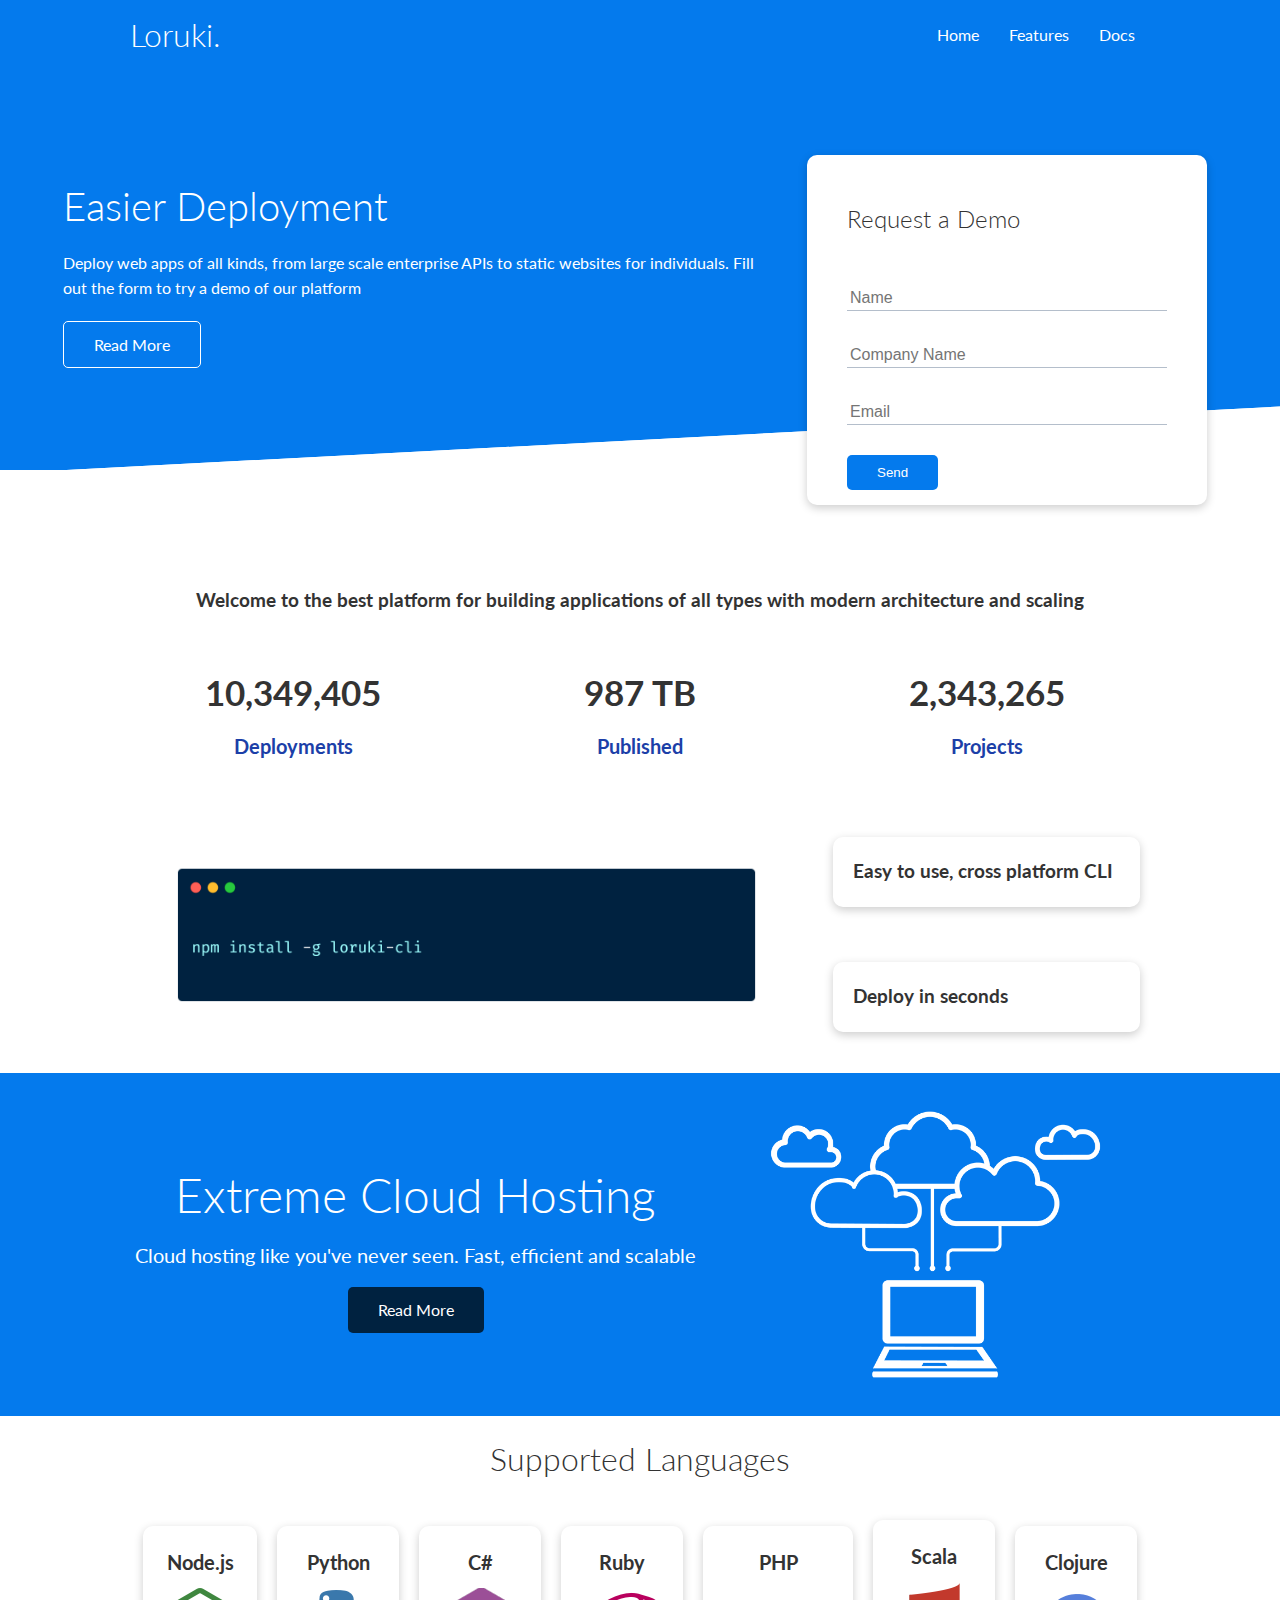
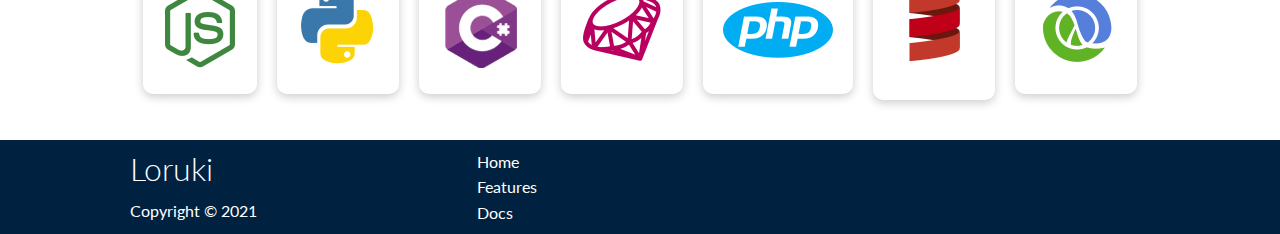
<file: index.html>
<!DOCTYPE html>
<html lang="en">
<head>
    <meta charset="UTF-8">
    <meta http-equiv="X-UA-Compatible" content="IE=edge">
    <meta name="viewport" content="width=device-width, initial-scale=1.0">
    <link rel="stylesheet" href="https://cdnjs.cloudflare.com/ajax/libs/font-awesome/5.15.3/css/all.min.css" integrity="sha512-iBBXm8fW90+nuLcSKlbmrPcLa0OT92xO1BIsZ+ywDWZCvqsWgccV3gFoRBv0z+8dLJgyAHIhR35VZc2oM/gI1w==" crossorigin="anonymous" />
    <link rel="stylesheet" href="css/utilities.css">
    <link rel="stylesheet" href="css/style.css">
    <title>Loruki | Cloud Hosting For Everyone</title>
</head>
<body>
    <!-- Navbar-->
    <div class="navbar" >
        <div class="container flex">
        <h1 class="logo">Loruki.</h1>
        <nav>
            <ul>
                <li><a href="index.html">Home</a></li>
                <li><a href="features.html">Features</a></li>
                <li><a href="Docs.html">Docs</a></li>
            </ul>
        </nav>
        </div> 
    </div>

    <!-- Showcase -->
    <section class="showcase">
        <div class="conatainer grid">
            <div class="showcase-text">
                <h1>Easier Deployment</h1>
                <p>Deploy web apps of all kinds, from large scale enterprise APIs to static websites for individuals. Fill out the form to try a demo of our platform</p>
                <a href="features.html" class="btn btn-outline">Read More</a>
            </div>

            <div class="showcase-form card">
                <h2>Request a Demo</h2>
                <form name="contact" method="POST" netlify-honeypot="bot-field" data-netlify="true">
                    <input type="hidden" name="form-name" value="contact">
                    <p class="hidden">
                        <label>Don't fill this out if you're human: <input name="bot-field"></label>
                    </p>
                    <div class="form-control">
                        <input type="text" name="name" placeholder="Name" required>
                    </div> 
                    <div class="form-control">
                        <input type="text" name="company" placeholder="Company Name" required>
                    </div> 
                    <div class="form-control">
                        <input type="text" name="email" placeholder="Email" required>
                    </div> 
                    <input type="submit" value="Send" class="btn btn-primary">
                </form>
            </div>
        </div>
    </section>

    <!-- Stats -->
    <section class="stats">
        <div class="container">
            <h3 class="stats-heading text-center my-1">Welcome to the best platform for building applications of all types with modern architecture and scaling</h3>

            <div class="grid grid-3 text-center my-4">
                <div>
             <i class="fas fa-server fa-3x"></i>
                <h3>10,349,405</h3>
                <p class="text-secondary">Deployments</p>
            </div>
                <div>
                    <i class="fas fa-upload fa-3x"></i>
                    <h3>987 TB</h3>
                    <p class="text-secondary">Published</p>
                </div>
                <div>
                    <i class="fas fa-project-diagram fa-3x"></i>
                <h3>2,343,265</h3>
            <p class="text-secondary">Projects</p>
                  </div>
                </div>
            </div>
        </div>
    </section>

    <!-- Cli -->
    <section class="cli">
        <div class="container grid">
            <img src="images/cli.png" alt="">
            <div class="card">
                <h3>Easy to use, cross platform CLI</h3>
            </div>
            <div class="card">
                <h3>Deploy in seconds</h3>
            </div>
        </div>
    </section>

    <!-- Cloud -->
    <section class="cloud bg-primary my-2 py-2">
        <div class="container grid">
            <div class="text-center">
                <h2 class="lg">Extreme Cloud Hosting</h2>
                <p class="lead my-1">Cloud hosting like you've never seen. Fast, efficient and scalable</p>
                <a href="features.html" class="btn  btn-dark">Read More</a>
            </div>
            <img src="images/cloud.png" alt="">
        </div>
    </section>

    <!-- Languages -->
    <section class="section languages">
        <h2 class="md text-center my-2">
            Supported Languages
        </h2>
        <div class="container flex">
            <div class="card">
                <h4>Node.js</h4>
                <img src="images/logos/node.png" alt="">
            </div>
            <div class="card">
                <h4>Python</h4>
                <img src="images/logos/python.png" alt="">
            </div>
            <div class="card">
                <h4>C#</h4>
                <img src="images/logos/csharp.png" alt="">
            </div>
            <div class="card">
                <h4>Ruby</h4>
                <img src="images/logos/ruby.png" alt="">
            </div>
            <div class="card">
                <h4>PHP</h4>
                <img src="images/logos/php.png" alt="">
            </div>
            <div class="card">
                <h4>Scala<h4>
                <img src="images/logos/scala.png" alt="">
            </div>
            <div class="card">
                <h4>Clojure</h4>
                <img src="images/logos/clojure.png" alt="">
            </div>
        </div>
    </section>

    <!-- Footer -->
    <footer class="footer bg-dark -py-5">
        <div class="container grid grid-3">
            <div>
                <h1>Loruki</h1>
                <p>Copyright &copy; 2021</p>
            </div>
            <nav>
                <ul>
                    <li><a href="index.html">Home</a></li>
                    <li><a href="features.html">Features</a></li>
                    <li><a href="docs.html">Docs</a></li>
                </ul>
            </nav>
            <div class="social">
                <a href="#"><i class="fab fa-github fa-2x"></i></a>
                <a href="#"><i class="fab fa-facebook fa-2x"></i></a>
                <a href="#"><i class="fab fa-instagram fa-2x"></i></a>
                <a href="#"><i class="fab fa-twitter fa-2x"></i></a>
            </div>
        </div>
    </footer>
</body>
</html>
</file>
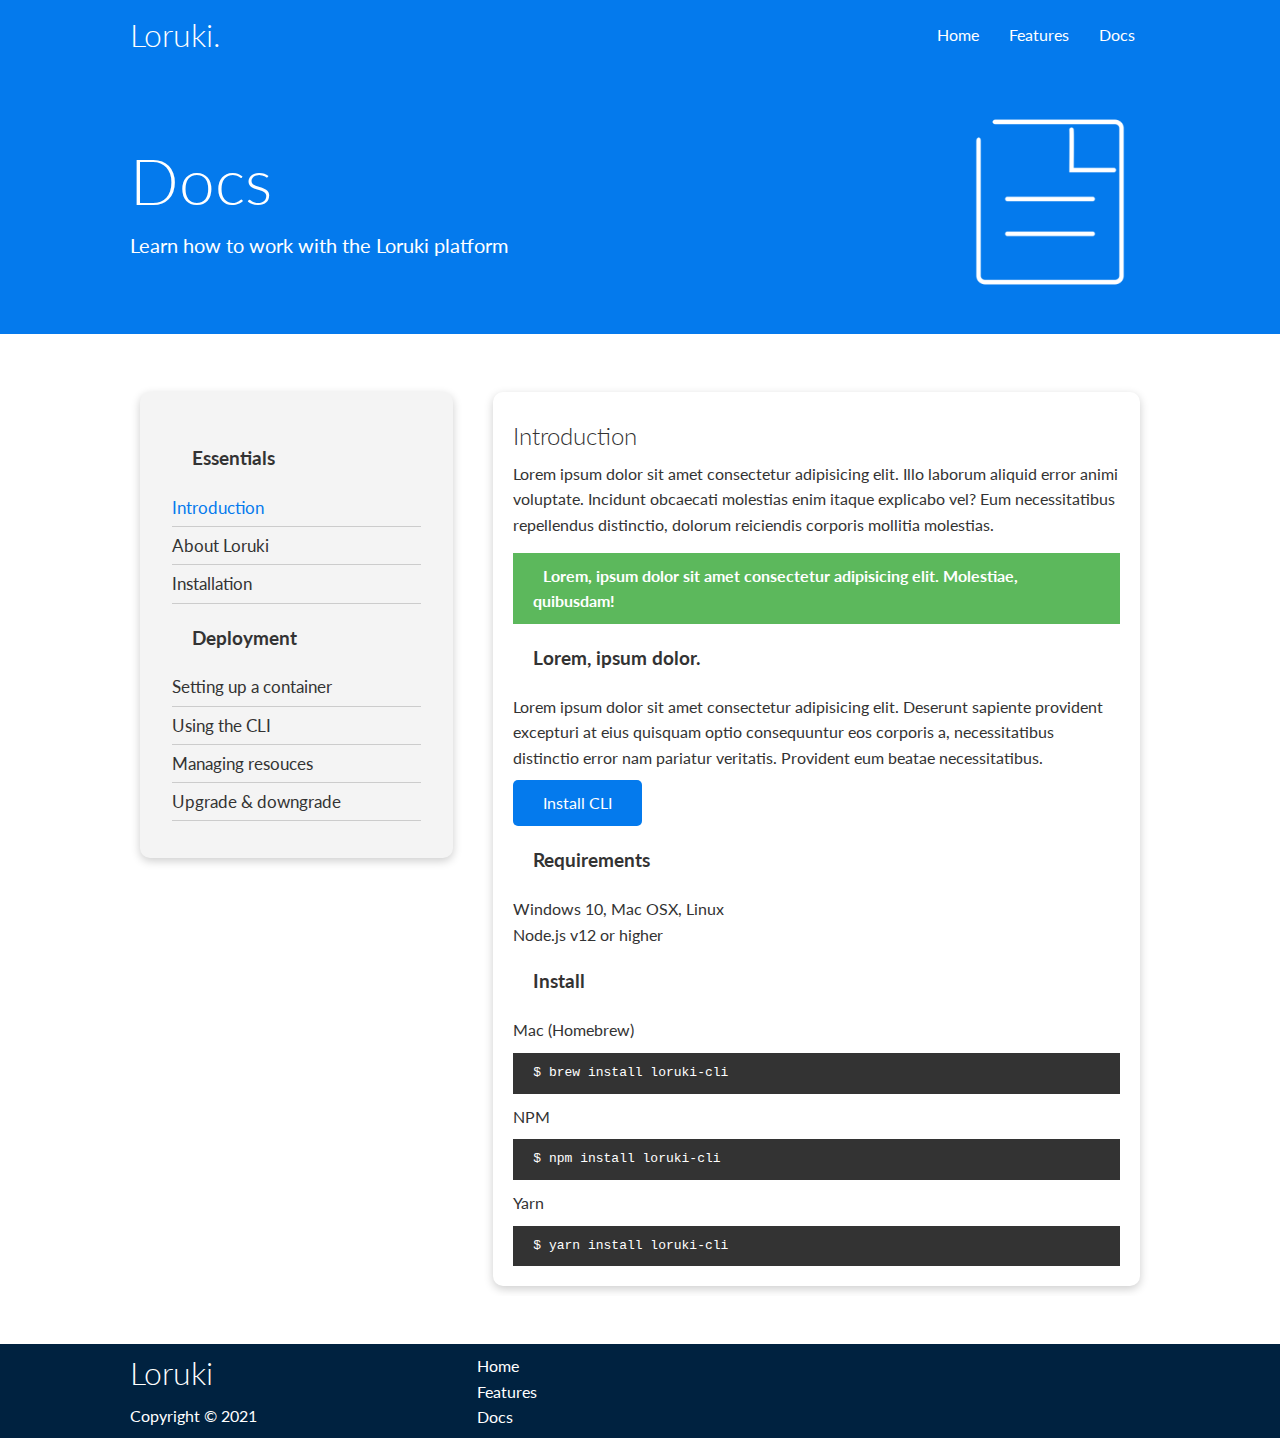
<file: Docs.html>
<!DOCTYPE html>
<html lang="en">
<head>
    <meta charset="UTF-8">
    <meta http-equiv="X-UA-Compatible" content="IE=edge">
    <meta name="viewport" content="width=device-width, initial-scale=1.0">
    <link rel="stylesheet" href="https://cdnjs.cloudflare.com/ajax/libs/font-awesome/5.15.3/css/all.min.css" integrity="sha512-iBBXm8fW90+nuLcSKlbmrPcLa0OT92xO1BIsZ+ywDWZCvqsWgccV3gFoRBv0z+8dLJgyAHIhR35VZc2oM/gI1w==" crossorigin="anonymous" />
    <link rel="stylesheet" href="css/utilities.css">
    <link rel="stylesheet" href="css/style.css">
    <title>Loruki | Cloud Hosting For Everyone</title>
</head>
<body>
    <!-- Navbar-->
    <div class="navbar" >
        <div class="container flex">
        <h1 class="logo">Loruki.</h1>
        <nav>
            <ul>
                <li><a href="index.html">Home</a></li>
                <li><a href="features.html">Features</a></li>
                <li><a href="Docs.html">Docs</a></li>
            </ul>
        </nav>
        </div> 
    </div>

    <!-- Head -->
    <section class="docs-head bg-primary py-3">
        <div class="container grid">
            <div>
            <h1 class="xl">Docs</h1>
            <p class="lead">Learn how to work with the Loruki platform</p>
            </div>
            <img src="images/docs.png" alt="">
        </div>
    </section>

    <!-- Docs main -->
    <section class="docs-main my-4">
        <div class="container grid">
            <div class="card bg-light p-3">
                <h3 class="my-2">Essentials</h3>
                <nav>
                    <ul>
                        <li><a class="text-primary" href="#">Introduction</a></li>
                        <li><a href="#">About Loruki</a></li>
                        <li><a href="#">Installation</a></li>
                    </ul>
                </nav>

                <h3 class="my-2">Deployment</h3>
                <nav>
                    <ul>
                        <li><a href="#">Setting up a container</a></li>
                        <li><a href="#">Using the CLI</a></li>
                        <li><a href="#">Managing resouces</a></li>
                        <li><a href="#">Upgrade & downgrade</a></li>
                    </ul>
                </nav>
            </div>
            <div class="card">
                <h2>Introduction</h2>
                <p>Lorem ipsum dolor sit amet consectetur adipisicing elit. Illo laborum aliquid error animi voluptate. Incidunt obcaecati molestias enim itaque explicabo vel? Eum necessitatibus repellendus distinctio, dolorum reiciendis corporis mollitia molestias.</p>
                <div class="alert alert-success">
                    <i class="fas fa-info"></i> Lorem, ipsum dolor sit amet consectetur adipisicing elit. Molestiae, quibusdam!
                </div>
                <h3>Lorem, ipsum dolor.</h3>
                <p>Lorem ipsum dolor sit amet consectetur adipisicing elit. Deserunt sapiente provident excepturi at eius quisquam optio consequuntur eos corporis a, necessitatibus distinctio error nam pariatur veritatis. Provident eum beatae necessitatibus.</p>
                <a href="#" class="btn btn-primary">Install CLI</a>
                
                <h3>Requirements</h3>
                <ul>
                    <li>Windows 10, Mac OSX, Linux</li>
                    <li>Node.js v12 or higher</li>
                </ul>

                <h3>Install</h3>
                <p>Mac (Homebrew)</p>
                <pre><code>$ brew install loruki-cli</code></pre>
                <p>NPM</p>
                <pre><code>$ npm install loruki-cli</code></pre>
                <p>Yarn</p>
                <pre><code>$ yarn install loruki-cli</code></pre>
            </div>
        </div>
    </section>

    <!-- Footer -->
    <footer class="footer bg-dark -py-5">
        <div class="container grid grid-3">
            <div>
                <h1>Loruki</h1>
                <p>Copyright &copy; 2021</p>
            </div>
            <nav>
                <ul>
                    <li><a href="index.html">Home</a></li>
                    <li><a href="features.html">Features</a></li>
                    <li><a href="docs.html">Docs</a></li>
                </ul>
            </nav>
            <div class="social">
                <a href="#"><i class="fab fa-github fa-2x"></i></a>
                <a href="#"><i class="fab fa-facebook fa-2x"></i></a>
                <a href="#"><i class="fab fa-instagram fa-2x"></i></a>
                <a href="#"><i class="fab fa-twitter fa-2x"></i></a>
            </div>
        </div>
    </footer>
</body>
</html>
</file>
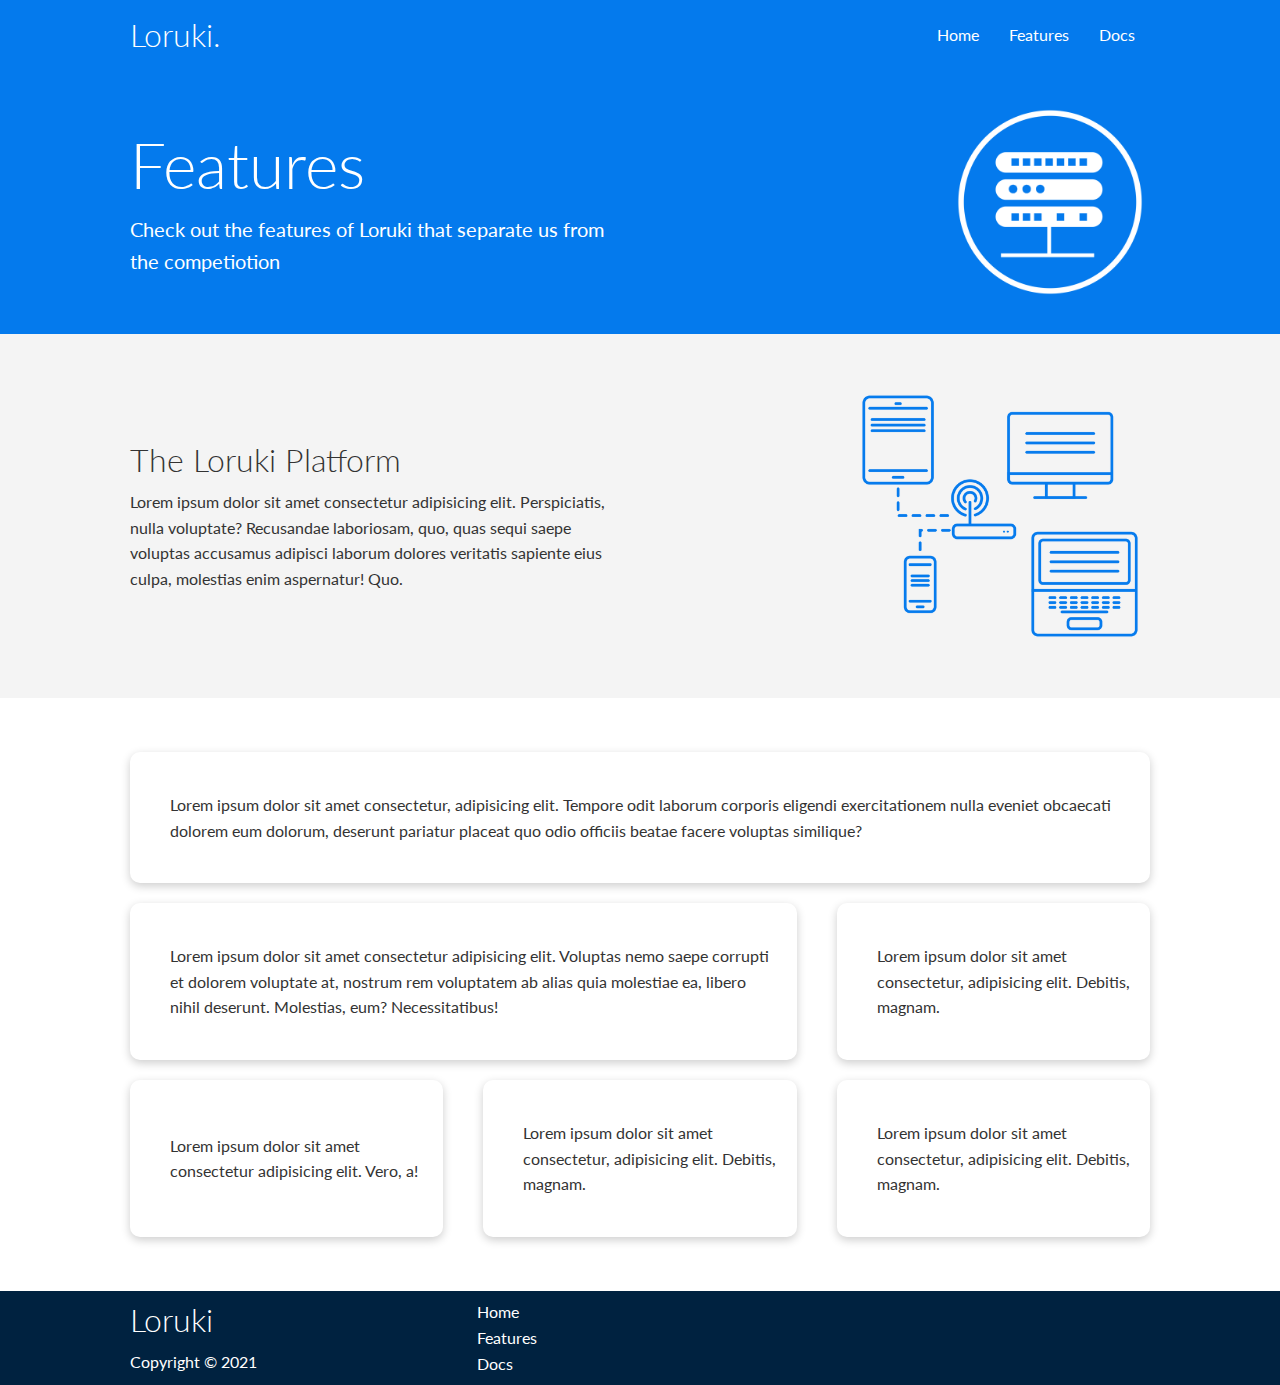
<file: features.html>
<!DOCTYPE html>
<html lang="en">
<head>
    <meta charset="UTF-8">
    <meta http-equiv="X-UA-Compatible" content="IE=edge">
    <meta name="viewport" content="width=device-width, initial-scale=1.0">
    <link rel="stylesheet" href="https://cdnjs.cloudflare.com/ajax/libs/font-awesome/5.15.3/css/all.min.css" integrity="sha512-iBBXm8fW90+nuLcSKlbmrPcLa0OT92xO1BIsZ+ywDWZCvqsWgccV3gFoRBv0z+8dLJgyAHIhR35VZc2oM/gI1w==" crossorigin="anonymous" />
    <link rel="stylesheet" href="css/utilities.css">
    <link rel="stylesheet" href="css/style.css">
    <title>Loruki | Cloud Hosting For Everyone</title>
</head>
<body>
    <!-- Navbar-->
    <div class="navbar" >
        <div class="container flex">
        <h1 class="logo">Loruki.</h1>
        <nav>
            <ul>
                <li><a href="index.html">Home</a></li>
                <li><a href="features.html">Features</a></li>
                <li><a href="Docs.html">Docs</a></li>
            </ul>
        </nav>
        </div> 
    </div>

    <!-- Head -->
    <section class="features-head bg-primary py-3">
        <div class="container grid">
            <div>
            <h1 class="xl">Features</h1>
            <p class="lead">
                Check out the features of Loruki that separate us from the competiotion
            </p>
            </div>
            <img src="images/server.png" alt="">
        </div>
    </section>

    <!-- Sub head -->
    <section class="features-sub-head bg-light py-3">
        <div class="container grid">
            <div>
            <h1 class="md">The Loruki Platform</h1>
            <p>
                Lorem ipsum dolor sit amet consectetur adipisicing elit. Perspiciatis, nulla voluptate? Recusandae laboriosam, quo, quas sequi saepe voluptas accusamus adipisci laborum dolores veritatis sapiente eius culpa, molestias enim aspernatur! Quo.
            </p>
            </div>
            <img src="images/server2.png" alt="">
        </div>
    </section>

    <section class="features-main my-2">
        <div class="container grid grid-3">
            <div class="card flex">
                <i class="fas fa-server fa-3x"></i>
                <p>Lorem ipsum dolor sit amet consectetur, adipisicing elit. Tempore odit laborum corporis eligendi exercitationem nulla eveniet obcaecati dolorem eum dolorum, deserunt pariatur placeat quo odio officiis beatae facere voluptas similique?</p>
            </div>
            <div class="card flex">
                <i class="fas fa-network-wired fa-3x"></i>
                <p>Lorem ipsum dolor sit amet consectetur adipisicing elit. Voluptas nemo saepe corrupti et dolorem voluptate at, nostrum rem voluptatem ab alias quia molestiae ea, libero nihil deserunt. Molestias, eum? Necessitatibus!</p>
            </div>
            <div class="card flex">
                <i class="fas fa-laptop-code fa-3x"></i>
                <p>Lorem ipsum dolor sit amet consectetur, adipisicing elit. Debitis, magnam.</p>
            </div>
            <div class="card flex">
                <i class="fas fa-database fa-3x"></i>
                <p>Lorem ipsum dolor sit amet consectetur adipisicing elit. Vero, a!</p>
            </div>
            <div class="card flex">
                <i class="fas fa-power-off fa-3x"></i>
                <p>Lorem ipsum dolor sit amet consectetur, adipisicing elit. Debitis, magnam.</p>
            </div>
            <div class="card flex">
                <i class="fas fa-upload fa-3x"></i>
                <p>Lorem ipsum dolor sit amet consectetur, adipisicing elit. Debitis, magnam.</p>
            </div>
        </div>
    </section>

    <!-- Footer -->
    <footer class="footer bg-dark -py-5">
        <div class="container grid grid-3">
            <div>
                <h1>Loruki</h1>
                <p>Copyright &copy; 2021</p>
            </div>
            <nav>
                <ul>
                    <li><a href="index.html">Home</a></li>
                    <li><a href="features.html">Features</a></li>
                    <li><a href="docs.html">Docs</a></li>
                </ul>
            </nav>
            <div class="social">
                <a href="#"><i class="fab fa-github fa-2x"></i></a>
                <a href="#"><i class="fab fa-facebook fa-2x"></i></a>
                <a href="#"><i class="fab fa-instagram fa-2x"></i></a>
                <a href="#"><i class="fab fa-twitter fa-2x"></i></a>
            </div>
        </div>
    </footer>
</body>
</html>
</file>
<file: css/utilities.css>
.container {
    max-width: 1100px;
    margin: 0 auto;
    overflow: auto; 
    padding: 0 40px;
}

.card {
    background-color: #fff;
    color: #333; 
    border-radius: 10px;
    box-shadow: 0 3px 10px rgba(0, 0, 0, 0.2);
    padding: 20px;
    margin: 10px;
}

.btn {
    display: inline-block;
    padding: 10px 30px;
    cursor: pointer;
    background: var(--primary-color);
    color: #fff;
    border: none;
    border-radius: 5px;
}

.btn-outline {
    background-color: transparent;
    border: 1px solid #fff;
}

.btn:hover {
    transform: scale(0.98);
}

/* Backgrounds & cored buttons */
.bg-primary, 
.btn-primary {
background-color: var(--primary-color);
color: #fff; 
}

.bg-secondary, 
.btn-secondary {
    background-color: var(--secondary-color);
    color: #fff; 
}

.bg-dark, 
.btn-dark {
    background-color: var(--dark-color);
    color: #fff; 
}

.bg-light, 
.btn-light {
    background-color: var(--light-color);
    color: #333; 
}

.bg-primary a, 
.btn-primary a,
.bg-secondary a, 
.btn-secondary a,
.bg-dark a, 
.btn-dark a {
    color: #fff;
}

/* Text colors */
.text-primary {
  color: var(--primary-color);
}

.text-secondary {
  color: var(--secondary-color);
}

.text-dark {
    color: var(--dark-color);
}

.text-light {
    color: var(--light-color);
}

/* Text sizes */
.lead {
    font-size: 20px;
}

.sm {
font-size: 1rem;
}

.md {
    font-size: 2rem;
}

.lg {
    font-size: 3rem;
}

.xl {
    font-size: 4rem;
}

.text-center {
    text-align: center;
}

/* Alert */
.alert {
    background-color: var(--light-color);
    padding: 10px 20px; 
    font-weight: bold;
    margin: 15px 0; 
}

.alert i {
    margin-right: 10px; 
}

.alert-success {
    background-color: var(--success-color);
    color: #fff; 
}

.alert-error {
    background-color: var(--error-color);
    color: #fff; 
}

.flex {
    display: flex;
    justify-content: center;
    align-items: center;
    height: 100%;
}

.grid {
    display: grid;
    grid-template-columns: repeat(2, 1fr);
    gap: 20px;
    justify-content: center;
    align-items: center;
    height: 100%;
}

.grid-3 {
    grid-template-columns: repeat(3, 1fr);
}

/* Margin */
.my-1 {
margin: 1rem 0; 
}

.my-2 {
margin: 1.5rem 0; 
}

.my-3 {
margin: 2rem 0; 
}

.my-4 {
margin: 3rem 0; 
}

.my-5 {
margin: 4rem 0; 
}

.m-1 {
 margin: 1rem; 
}
    
.m-2 {
 margin: 1.5rem; 
}
    
.m-3 {
 margin: 2rem; 
}
    
 .m-4 {
 margin: 3rem; 
}
    
 .m-5 {
 margin: 4rem; 
}

/* Padding */
.py-1 {
 padding: 1rem 0; 
}
    
.py-2 {
    padding: 1.5rem 0; 
 }
    
.py-3 {
    padding: 2rem 0; 
}
    
.py-4 {
 padding: 3rem 0; 
}
    
.py-5 {
padding: 4rem 0; }
    
.p-1 {
 padding: 1rem; 
 }
        
.p-2 {
 padding: 1.5rem; 
 }
        
.p-3 {
padding: 2rem; 
}
        
.p-4 {
padding: 3rem; 
 }
        
.p-5 {
padding: 4rem; 
    }
</file>
<file: css/style.css>
@import url('https://fonts.googleapis.com/css2?family=Lato:wght@300&display=swap'); 

:root {
    --primary-color: #047aed;
    --secondary-color: #1c3fa8;
    --dark-color: #002240;
    --light-color: #f4f4f4;
    --success-color: #5cb85c; 
    --error-color: #d9534f; 
}
*{
    box-sizing: border-box;
    padding: 0;
    margin: 0;
}

body {
    font-family: 'Lato', sans-serif;
    color: #333;
    line-height: 1.6;
}

ul {
    list-style-type: none;
}

a {
    text-decoration: none;
    color: #333;
}

h1, h2 {
    font-weight: 300;
    line-height: 1.2;
    margin: 10px 0;
}

p {
    margin: 10px 0;
}

img {
    width: 100%;
}

code, pre {
    background: #333;
    color: #fff;
    padding: 10px;
}

.hidden {
    visibility: hidden;
    height: 0;
}

/* Navbar */
.navbar {
    background-color: var(--primary-color); 
    color: #fff;
    height: 70px;
}

.navbar ul {
display: flex;
}

.navbar a {
    color: #fff;
    padding: 10px;
    margin: 0 5px;
}

.navbar a:hover {
    border-bottom: 2px solid #fff;
}

.navbar .flex {
 justify-content: space-between;
}

/* Showcase */
.showcase {
    height: 400px;
    background-color: var(--primary-color);
    color: #fff;
    position: relative;
}

.showcase h1 {
    font-size: 40px;
}
.showcase p {
    margin: 20px 0;
}

.showcase .grid {
    overflow: visible;
    grid-template-columns: 55% auto;
    gap: 30px; 
}

.showcase-text { 
    animation: slideInFromLeft 1s ease-in; 
}

.showcase-form {
    position: relative;
    top: 60px;
    height: 350px;
    width: 400px;
    padding: 40px;
    z-index: 100;
    justify-self: flex-end;
    animation: slideInFromRight 1s ease-in;
}

.showcase-form .form-control {
    margin: 30px 0;
}

.showcase-form input[type='text'],
.showcase-form input[type='email'] {
    border: 0;
    border-bottom: 1px solid #b4becb;
    width: 100%;
    padding: 3px;
    font-size: 16px;
}

.showcase-form input:focus {
    outline: none; 
}

.showcase::before, 
.showcase::after {
content: '';
position: absolute; 
height: 100px;
bottom: -70px;
right: 0;
left: 0; 
background: #fff;
transform: skewY(-3deg);
-webkit-transform: skewY(-3deg);
-moz-transform: skewY(-3deg);
-ms-transform: skewY(-3deg);
}

/* Stats */
.stats {
    padding-top: 100px;
    animation: slideInFromBottom 1s ease-in;
}

.stat-heading {
    max-width: 500px;
    margin: auto;
}

.stats .grid h3 {
    font-size: 35px;;
}

.stats .grid p {
    font-size: 20px;
    font-weight: bold;
}

/* Cli */
.cli .grid {
    grid-template-columns: repeat(3, 1fr);
    grid-template-rows: repeat(2, 1fr);
}

.cli .grid > *:first-child {
    grid-column: 1 / span 2;
    grid-row: 1 / span 2;
}

/* Cloud */
.cloud .grid {
    grid-template-columns: 4fr 3fr;
}

/* Languages */
.languages .flex {
    flex-wrap: wrap;
}

.languages .card {
text-align: center;
margin: 18px 10px 40px;
transition: transform 0.2s ease-in;
}

.languages .card h4 {
    font-size: 20px;
    margin-bottom: 10px;
}

.languages .card:hover {
    transform: translateY(15px);
}

/* Features */
.features-head img,
.docs-head img {
    width: 200px;
    justify-self: flex-end;
}

.features-sub-head img {
    width: 300px;
    justify-self: flex-end;
}

.features-main .card > i {
    margin-right: 20px;
}

.features-main .grid {
    padding: 30px;
}

.features-main .grid > *:first-child {
    grid-column: 1 / span 3;
}

.features-main .grid > *:nth-child(2) {
    grid-column: 1 / span 2;
}

/* Docs */
.docs-main h3 {
    margin: 20px;
}

.docs-main .grid {
    grid-template-columns: 1fr 2fr;
    align-items: flex-start; 
}

.docs-main nav li {
    font-size: 17px; 
    padding-bottom: 5px;
    margin-bottom: 5px;
    border-bottom: 1px #ccc solid; 
}

.docs-main a:hover {
    font-weight: bold; 
}

/* Footer */
.footer .social a {
    margin: 0 10px;
}

/* Animations */
@keyframes slideInFromLeft {
    0% {
        transform: translateX(-100%);
    }

    100% {
        transform: translateX(0);
    }
}

@keyframes slideInFromRight {
    0% {
        transform: translateX(100%);
    }

    100% {
        transform: translateX(0);
    }
}

@keyframes slideInFromTop {
    0% {
        transform: translateY(-100%);
    }

    100% {
        transform: translateX(0);
    }
}

@keyframes slideInFromBottom {
    0% {
        transform: translateY(100%);
    }

    100% {
        transform: translateX(0);
    }
}

/* Tablets and under */
@media(max-width: 768px) {
    .grid, 
    .showcase .grid,
    .stats .grid, 
    .cli .grid, 
    .cloud .grid,
    .features-main .grid, 
    .docs-main .grid {
        grid-template-columns: 1fr;
        grid-template-rows: 1fr;
    }

    .showcase {
        height: auto; 
    }

    .showcase-text {
        text-align: center;
        margin-top: 40px;
        animation: slideInFromTop 1s ease-in;
    }

    .showcase-form {
        justify-self: center;
        margin: auto;
        animation: slideInFromBottom 1s ease-in; 
    }

    .cli .grid > *:first-child {
        grid-column: 1;
        grid-row: 1;
    }

    .features-head,
    .features-sub-head, 
    .docs-head {
        text-align: center;
    }

    .features-head img,
    .features-sub-head img, 
    .docs-head img {
        text-align: center;
        justify-self: center; 
    }

    .features-main .grid > *:first-child,
    .features-main .grid > *:nth-child(2) {
        grid-column: 1;
    }
}


/* Mobile */
@media(max-width: 500px) {
    .navbar {
        height: 110px;
    }

    .navbar .flex {
        flex-direction: column;
    }

    .navbar ul {
        padding: 10px;
        background-color: rgba(0, 0, 0, 0.1)
    }
}
</file>
